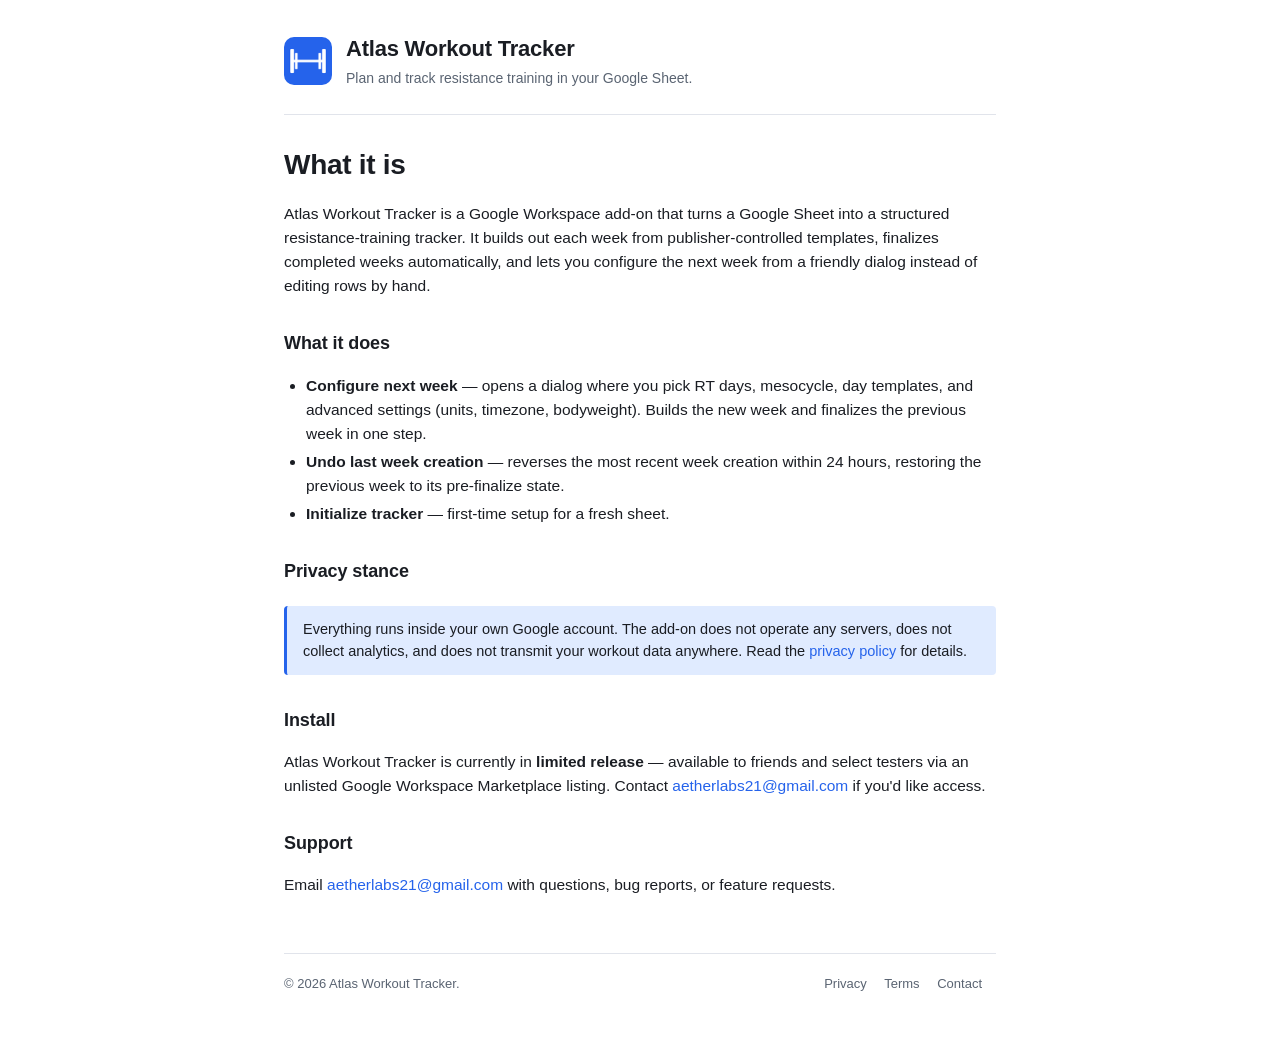
<file: index.html>
<!DOCTYPE html>
<html lang="en">
<head>
  <meta charset="UTF-8">
  <meta name="viewport" content="width=device-width, initial-scale=1.0">
  <title>Atlas Workout Tracker</title>
  <meta name="description" content="A Google Sheets add-on for resistance-training workout planning and tracking.">
  <link rel="stylesheet" href="styles.css">
  <link rel="icon" type="image/png" href="assets/icon-32.png">
</head>
<body>
<div class="wrap">
  <header class="site">
    <img class="logo" src="assets/icon-128.png" alt="">
    <div>
      <h1>Atlas Workout Tracker</h1>
      <p class="tagline">Plan and track resistance training in your Google Sheet.</p>
    </div>
  </header>

  <main>
    <h1>What it is</h1>
    <p>
      Atlas Workout Tracker is a Google Workspace add-on that turns a Google
      Sheet into a structured resistance-training tracker. It builds out each
      week from publisher-controlled templates, finalizes completed weeks
      automatically, and lets you configure the next week from a friendly
      dialog instead of editing rows by hand.
    </p>

    <h2>What it does</h2>
    <ul>
      <li><strong>Configure next week</strong> — opens a dialog where you pick RT days, mesocycle, day templates, and advanced settings (units, timezone, bodyweight). Builds the new week and finalizes the previous week in one step.</li>
      <li><strong>Undo last week creation</strong> — reverses the most recent week creation within 24 hours, restoring the previous week to its pre-finalize state.</li>
      <li><strong>Initialize tracker</strong> — first-time setup for a fresh sheet.</li>
    </ul>

    <h2>Privacy stance</h2>
    <div class="callout">
      Everything runs inside your own Google account. The add-on does not
      operate any servers, does not collect analytics, and does not transmit
      your workout data anywhere. Read the
      <a href="privacy.html">privacy policy</a> for details.
    </div>

    <h2>Install</h2>
    <p>
      Atlas Workout Tracker is currently in <strong>limited release</strong>
      &mdash; available to friends and select testers via an unlisted Google
      Workspace Marketplace listing. Contact
      <a href="mailto:aetherlabs21@gmail.com">aetherlabs21@gmail.com</a>
      if you'd like access.
    </p>

    <h2>Support</h2>
    <p>
      Email <a href="mailto:aetherlabs21@gmail.com">aetherlabs21@gmail.com</a>
      with questions, bug reports, or feature requests.
    </p>
  </main>

  <footer class="site">
    <div>&copy; 2026 Atlas Workout Tracker.</div>
    <nav>
      <a href="privacy.html">Privacy</a>
      <a href="terms.html">Terms</a>
      <a href="mailto:aetherlabs21@gmail.com">Contact</a>
    </nav>
  </footer>
</div>
</body>
</html>
</file>
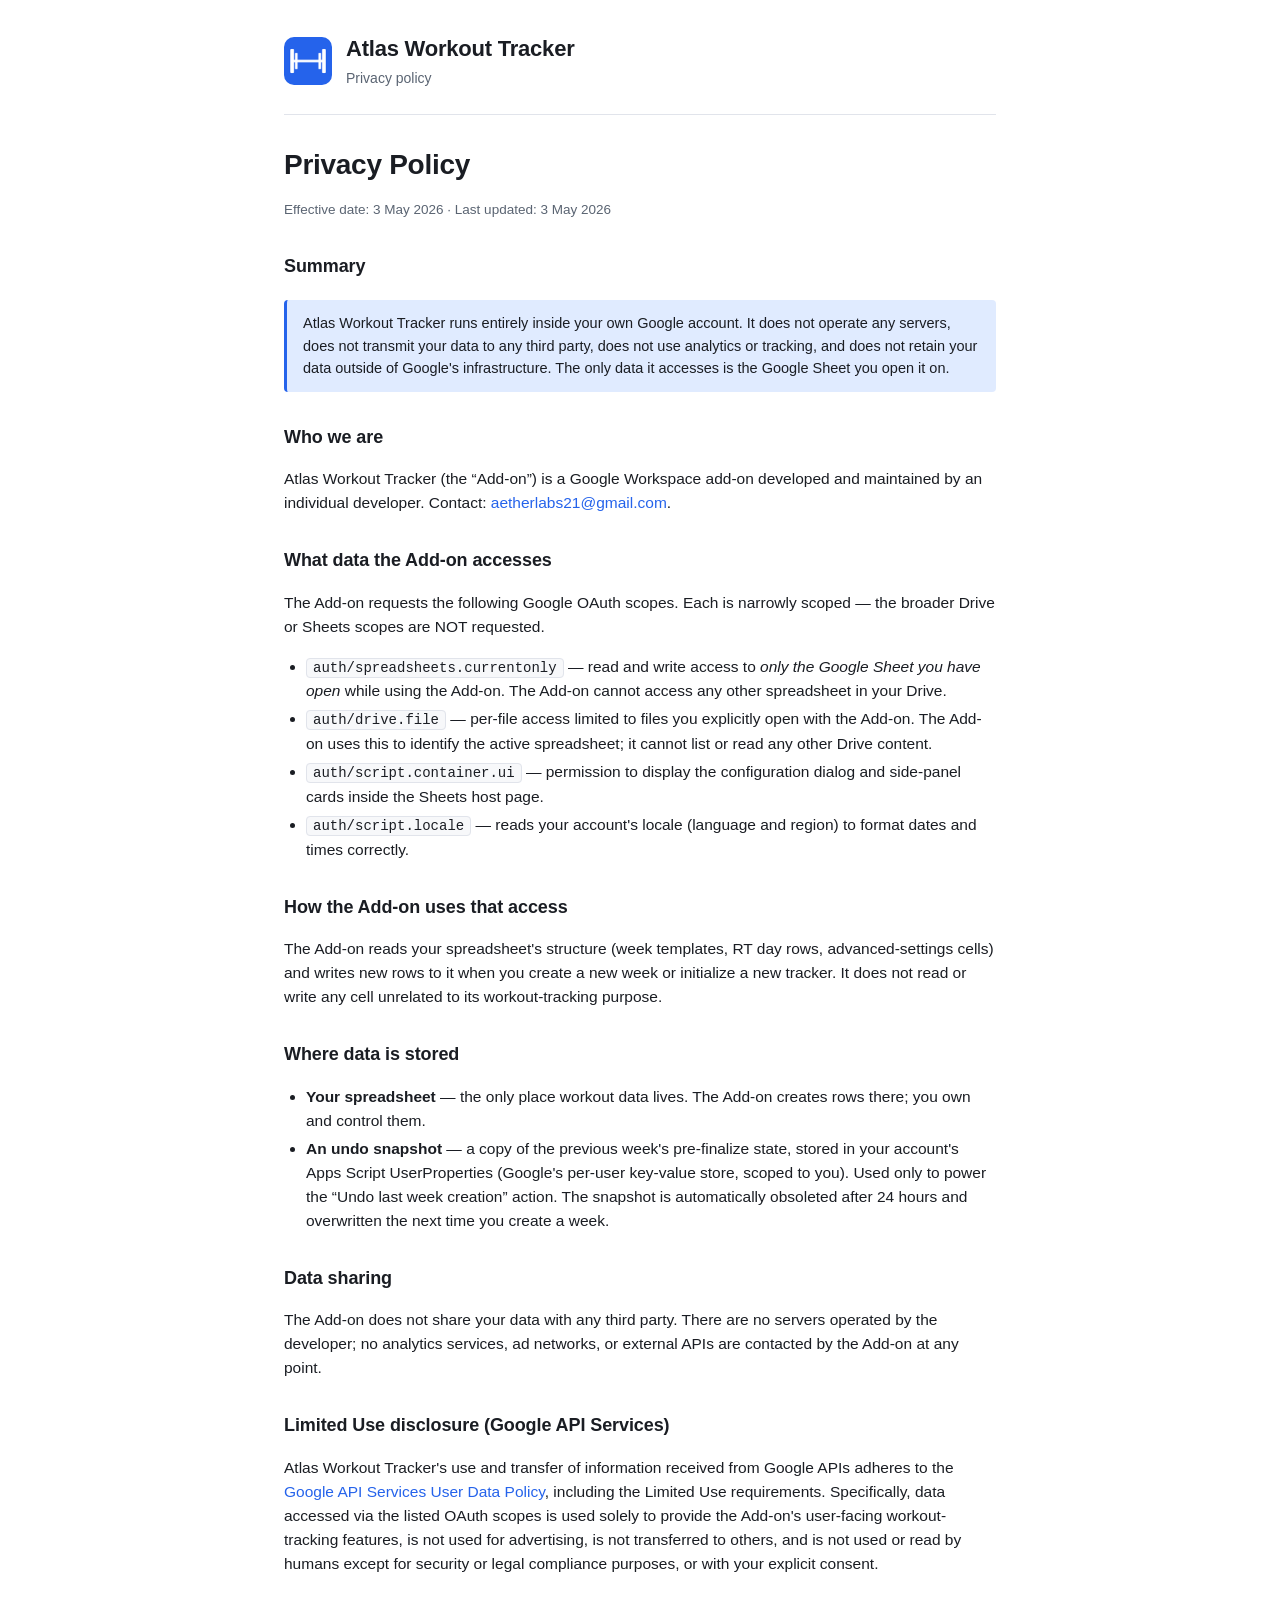
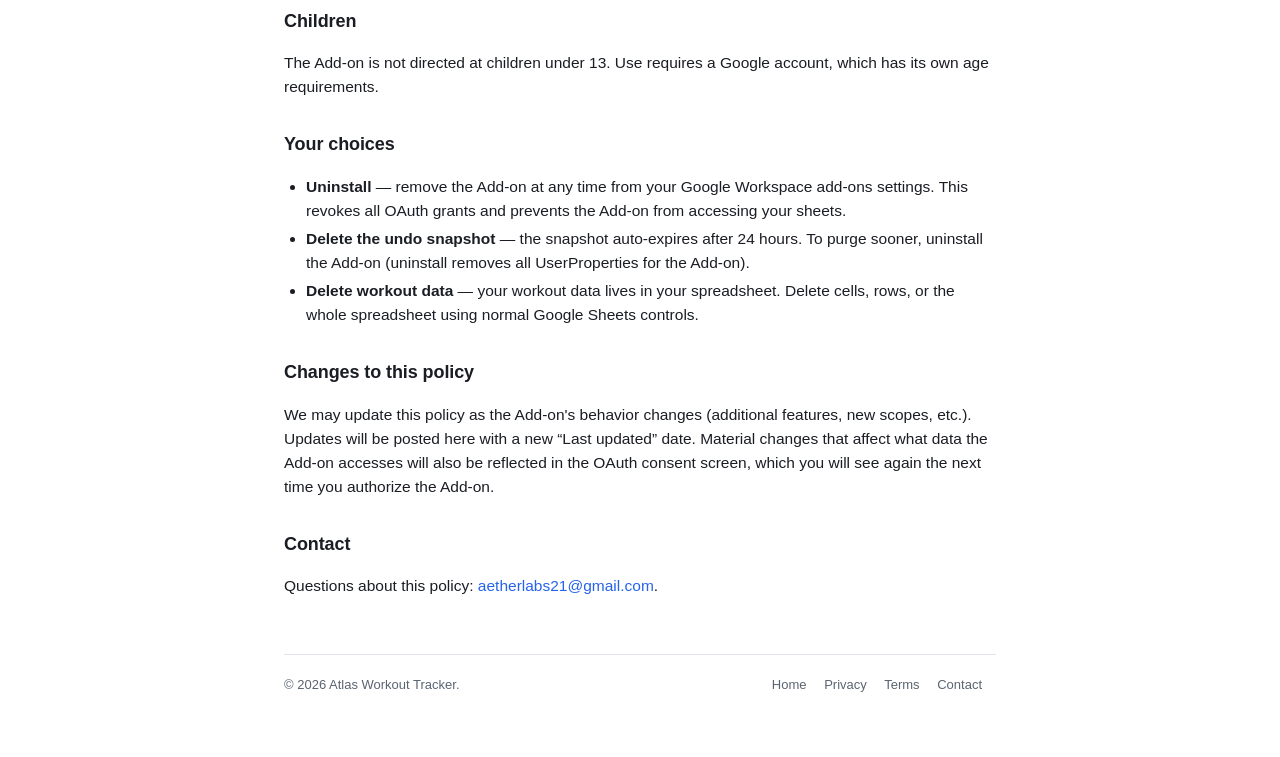
<file: privacy.html>
<!DOCTYPE html>
<html lang="en">
<head>
  <meta charset="UTF-8">
  <meta name="viewport" content="width=device-width, initial-scale=1.0">
  <title>Privacy Policy — Atlas Workout Tracker</title>
  <link rel="stylesheet" href="styles.css">
  <link rel="icon" type="image/png" href="assets/icon-32.png">
</head>
<body>
<div class="wrap">
  <header class="site">
    <img class="logo" src="assets/icon-128.png" alt="">
    <div>
      <h1>Atlas Workout Tracker</h1>
      <p class="tagline">Privacy policy</p>
    </div>
  </header>

  <main>
    <h1>Privacy Policy</h1>
    <p class="muted">Effective date: 3 May 2026 &middot; Last updated: 3 May 2026</p>

    <h2>Summary</h2>
    <div class="callout">
      Atlas Workout Tracker runs entirely inside your own Google account.
      It does not operate any servers, does not transmit your data to any
      third party, does not use analytics or tracking, and does not
      retain your data outside of Google's infrastructure. The only data
      it accesses is the Google Sheet you open it on.
    </div>

    <h2>Who we are</h2>
    <p>
      Atlas Workout Tracker (the &ldquo;Add-on&rdquo;) is a Google Workspace
      add-on developed and maintained by an individual developer. Contact:
      <a href="mailto:aetherlabs21@gmail.com">aetherlabs21@gmail.com</a>.
    </p>

    <h2>What data the Add-on accesses</h2>
    <p>
      The Add-on requests the following Google OAuth scopes. Each is
      narrowly scoped &mdash; the broader Drive or Sheets scopes are NOT
      requested.
    </p>
    <ul>
      <li>
        <code>auth/spreadsheets.currentonly</code> &mdash; read and write
        access to <em>only the Google Sheet you have open</em> while using
        the Add-on. The Add-on cannot access any other spreadsheet in
        your Drive.
      </li>
      <li>
        <code>auth/drive.file</code> &mdash; per-file access limited to
        files you explicitly open with the Add-on. The Add-on uses this
        to identify the active spreadsheet; it cannot list or read any
        other Drive content.
      </li>
      <li>
        <code>auth/script.container.ui</code> &mdash; permission to
        display the configuration dialog and side-panel cards inside the
        Sheets host page.
      </li>
      <li>
        <code>auth/script.locale</code> &mdash; reads your account's
        locale (language and region) to format dates and times correctly.
      </li>
    </ul>

    <h2>How the Add-on uses that access</h2>
    <p>
      The Add-on reads your spreadsheet's structure (week templates, RT
      day rows, advanced-settings cells) and writes new rows to it when
      you create a new week or initialize a new tracker. It does not
      read or write any cell unrelated to its workout-tracking purpose.
    </p>

    <h2>Where data is stored</h2>
    <ul>
      <li>
        <strong>Your spreadsheet</strong> &mdash; the only place workout
        data lives. The Add-on creates rows there; you own and control
        them.
      </li>
      <li>
        <strong>An undo snapshot</strong> &mdash; a copy of the previous
        week's pre-finalize state, stored in your account's Apps Script
        UserProperties (Google's per-user key-value store, scoped to
        you). Used only to power the &ldquo;Undo last week creation&rdquo;
        action. The snapshot is automatically obsoleted after 24 hours
        and overwritten the next time you create a week.
      </li>
    </ul>

    <h2>Data sharing</h2>
    <p>
      The Add-on does not share your data with any third party. There
      are no servers operated by the developer; no analytics services,
      ad networks, or external APIs are contacted by the Add-on at any
      point.
    </p>

    <h2>Limited Use disclosure (Google API Services)</h2>
    <p>
      Atlas Workout Tracker's use and transfer of information received
      from Google APIs adheres to the
      <a href="https://developers.google.com/terms/api-services-user-data-policy">
        Google API Services User Data Policy</a>, including the Limited
      Use requirements. Specifically, data accessed via the listed
      OAuth scopes is used solely to provide the Add-on's user-facing
      workout-tracking features, is not used for advertising, is not
      transferred to others, and is not used or read by humans except
      for security or legal compliance purposes, or with your explicit
      consent.
    </p>

    <h2>Children</h2>
    <p>
      The Add-on is not directed at children under 13. Use requires a
      Google account, which has its own age requirements.
    </p>

    <h2>Your choices</h2>
    <ul>
      <li>
        <strong>Uninstall</strong> &mdash; remove the Add-on at any time
        from your Google Workspace add-ons settings. This revokes all
        OAuth grants and prevents the Add-on from accessing your sheets.
      </li>
      <li>
        <strong>Delete the undo snapshot</strong> &mdash; the snapshot
        auto-expires after 24 hours. To purge sooner, uninstall the
        Add-on (uninstall removes all UserProperties for the Add-on).
      </li>
      <li>
        <strong>Delete workout data</strong> &mdash; your workout data
        lives in your spreadsheet. Delete cells, rows, or the whole
        spreadsheet using normal Google Sheets controls.
      </li>
    </ul>

    <h2>Changes to this policy</h2>
    <p>
      We may update this policy as the Add-on's behavior changes
      (additional features, new scopes, etc.). Updates will be posted
      here with a new &ldquo;Last updated&rdquo; date. Material changes
      that affect what data the Add-on accesses will also be reflected
      in the OAuth consent screen, which you will see again the next
      time you authorize the Add-on.
    </p>

    <h2>Contact</h2>
    <p>
      Questions about this policy:
      <a href="mailto:aetherlabs21@gmail.com">aetherlabs21@gmail.com</a>.
    </p>
  </main>

  <footer class="site">
    <div>&copy; 2026 Atlas Workout Tracker.</div>
    <nav>
      <a href="index.html">Home</a>
      <a href="privacy.html">Privacy</a>
      <a href="terms.html">Terms</a>
      <a href="mailto:aetherlabs21@gmail.com">Contact</a>
    </nav>
  </footer>
</div>
</body>
</html>
</file>
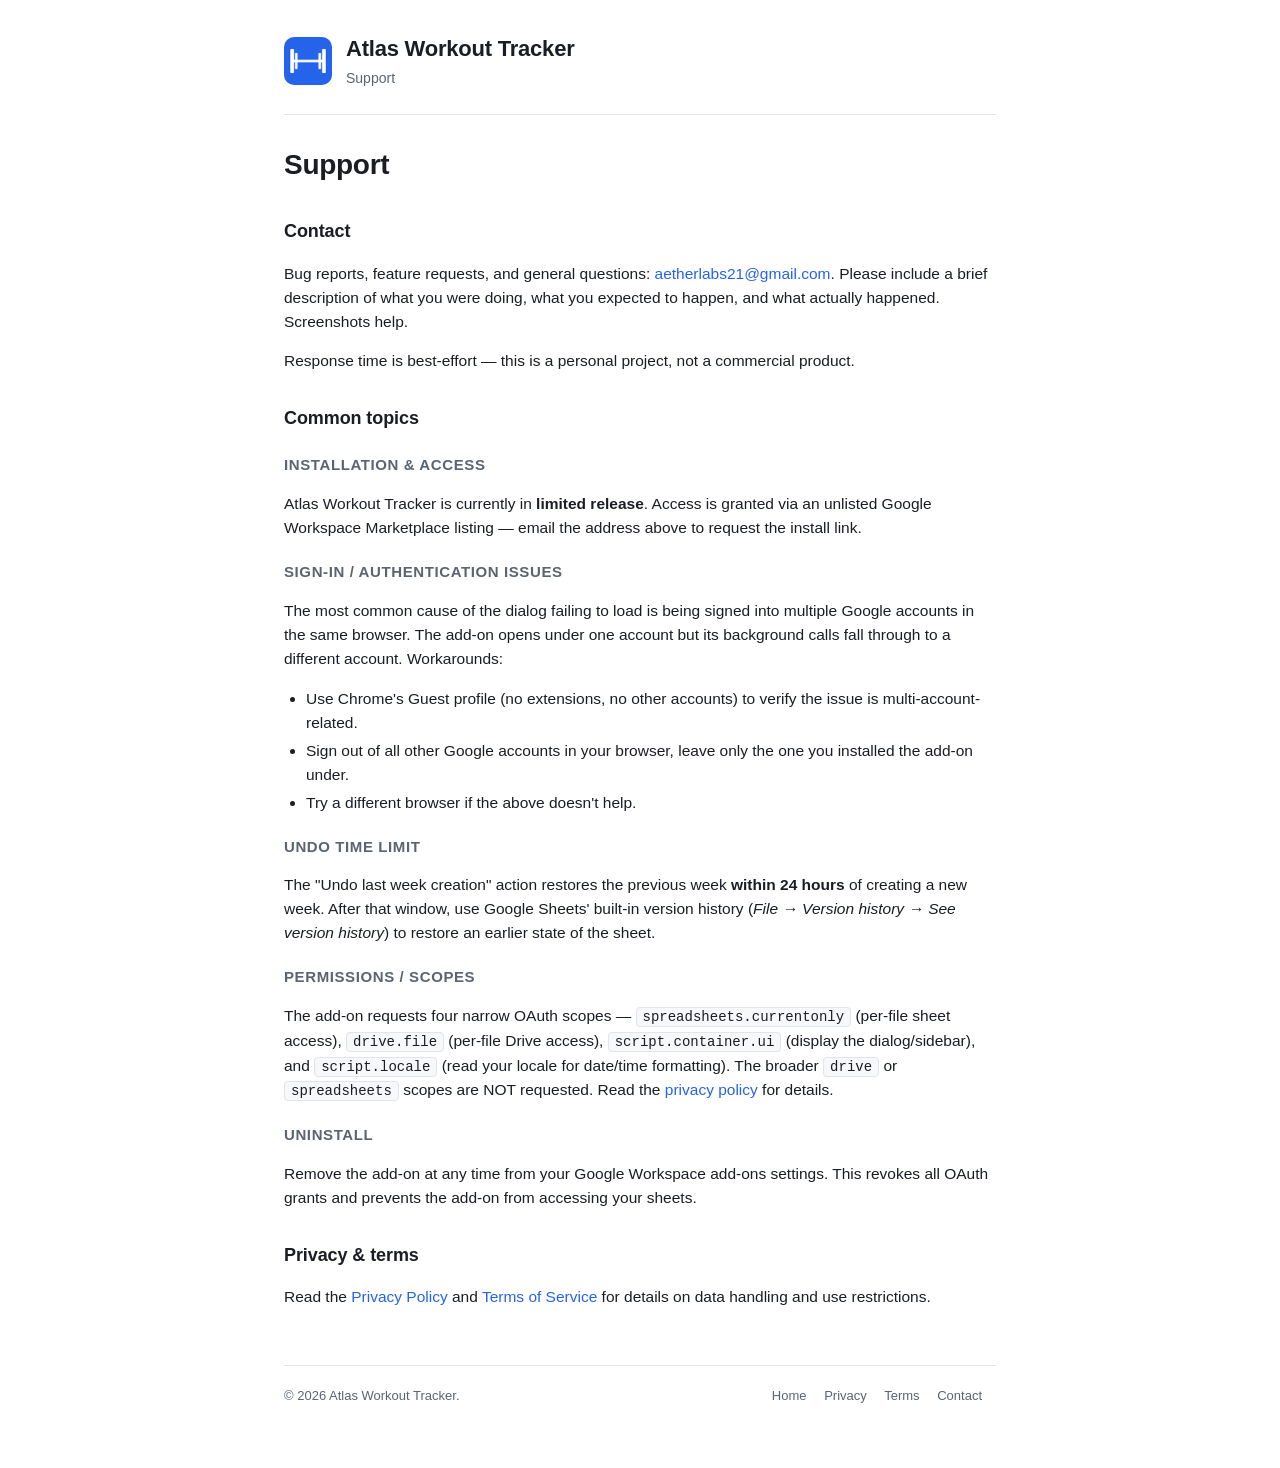
<file: support.html>
<!DOCTYPE html>
<html lang="en">
<head>
  <meta charset="UTF-8">
  <meta name="viewport" content="width=device-width, initial-scale=1.0">
  <title>Support — Atlas Workout Tracker</title>
  <link rel="stylesheet" href="styles.css">
  <link rel="icon" type="image/png" href="assets/icon-32.png">
</head>
<body>
<div class="wrap">
  <header class="site">
    <img class="logo" src="assets/icon-128.png" alt="">
    <div>
      <h1>Atlas Workout Tracker</h1>
      <p class="tagline">Support</p>
    </div>
  </header>

  <main>
    <h1>Support</h1>

    <h2>Contact</h2>
    <p>
      Bug reports, feature requests, and general questions:
      <a href="mailto:aetherlabs21@gmail.com">aetherlabs21@gmail.com</a>.
      Please include a brief description of what you were doing, what you
      expected to happen, and what actually happened. Screenshots help.
    </p>
    <p>
      Response time is best-effort &mdash; this is a personal project, not
      a commercial product.
    </p>

    <h2>Common topics</h2>

    <h3>Installation &amp; access</h3>
    <p>
      Atlas Workout Tracker is currently in <strong>limited release</strong>.
      Access is granted via an unlisted Google Workspace Marketplace
      listing &mdash; email the address above to request the install link.
    </p>

    <h3>Sign-in / authentication issues</h3>
    <p>
      The most common cause of the dialog failing to load is being signed
      into multiple Google accounts in the same browser. The add-on opens
      under one account but its background calls fall through to a
      different account. Workarounds:
    </p>
    <ul>
      <li>Use Chrome's Guest profile (no extensions, no other accounts) to verify the issue is multi-account-related.</li>
      <li>Sign out of all other Google accounts in your browser, leave only the one you installed the add-on under.</li>
      <li>Try a different browser if the above doesn't help.</li>
    </ul>

    <h3>Undo time limit</h3>
    <p>
      The "Undo last week creation" action restores the previous week
      <strong>within 24 hours</strong> of creating a new week. After that
      window, use Google Sheets' built-in version history
      (<em>File &rarr; Version history &rarr; See version history</em>) to
      restore an earlier state of the sheet.
    </p>

    <h3>Permissions / scopes</h3>
    <p>
      The add-on requests four narrow OAuth scopes &mdash;
      <code>spreadsheets.currentonly</code> (per-file sheet access),
      <code>drive.file</code> (per-file Drive access),
      <code>script.container.ui</code> (display the dialog/sidebar), and
      <code>script.locale</code> (read your locale for date/time
      formatting). The broader <code>drive</code> or <code>spreadsheets</code>
      scopes are NOT requested. Read the
      <a href="privacy.html">privacy policy</a> for details.
    </p>

    <h3>Uninstall</h3>
    <p>
      Remove the add-on at any time from your Google Workspace add-ons
      settings. This revokes all OAuth grants and prevents the add-on
      from accessing your sheets.
    </p>

    <h2>Privacy &amp; terms</h2>
    <p>
      Read the <a href="privacy.html">Privacy Policy</a> and
      <a href="terms.html">Terms of Service</a> for details on data
      handling and use restrictions.
    </p>
  </main>

  <footer class="site">
    <div>&copy; 2026 Atlas Workout Tracker.</div>
    <nav>
      <a href="index.html">Home</a>
      <a href="privacy.html">Privacy</a>
      <a href="terms.html">Terms</a>
      <a href="mailto:aetherlabs21@gmail.com">Contact</a>
    </nav>
  </footer>
</div>
</body>
</html>
</file>
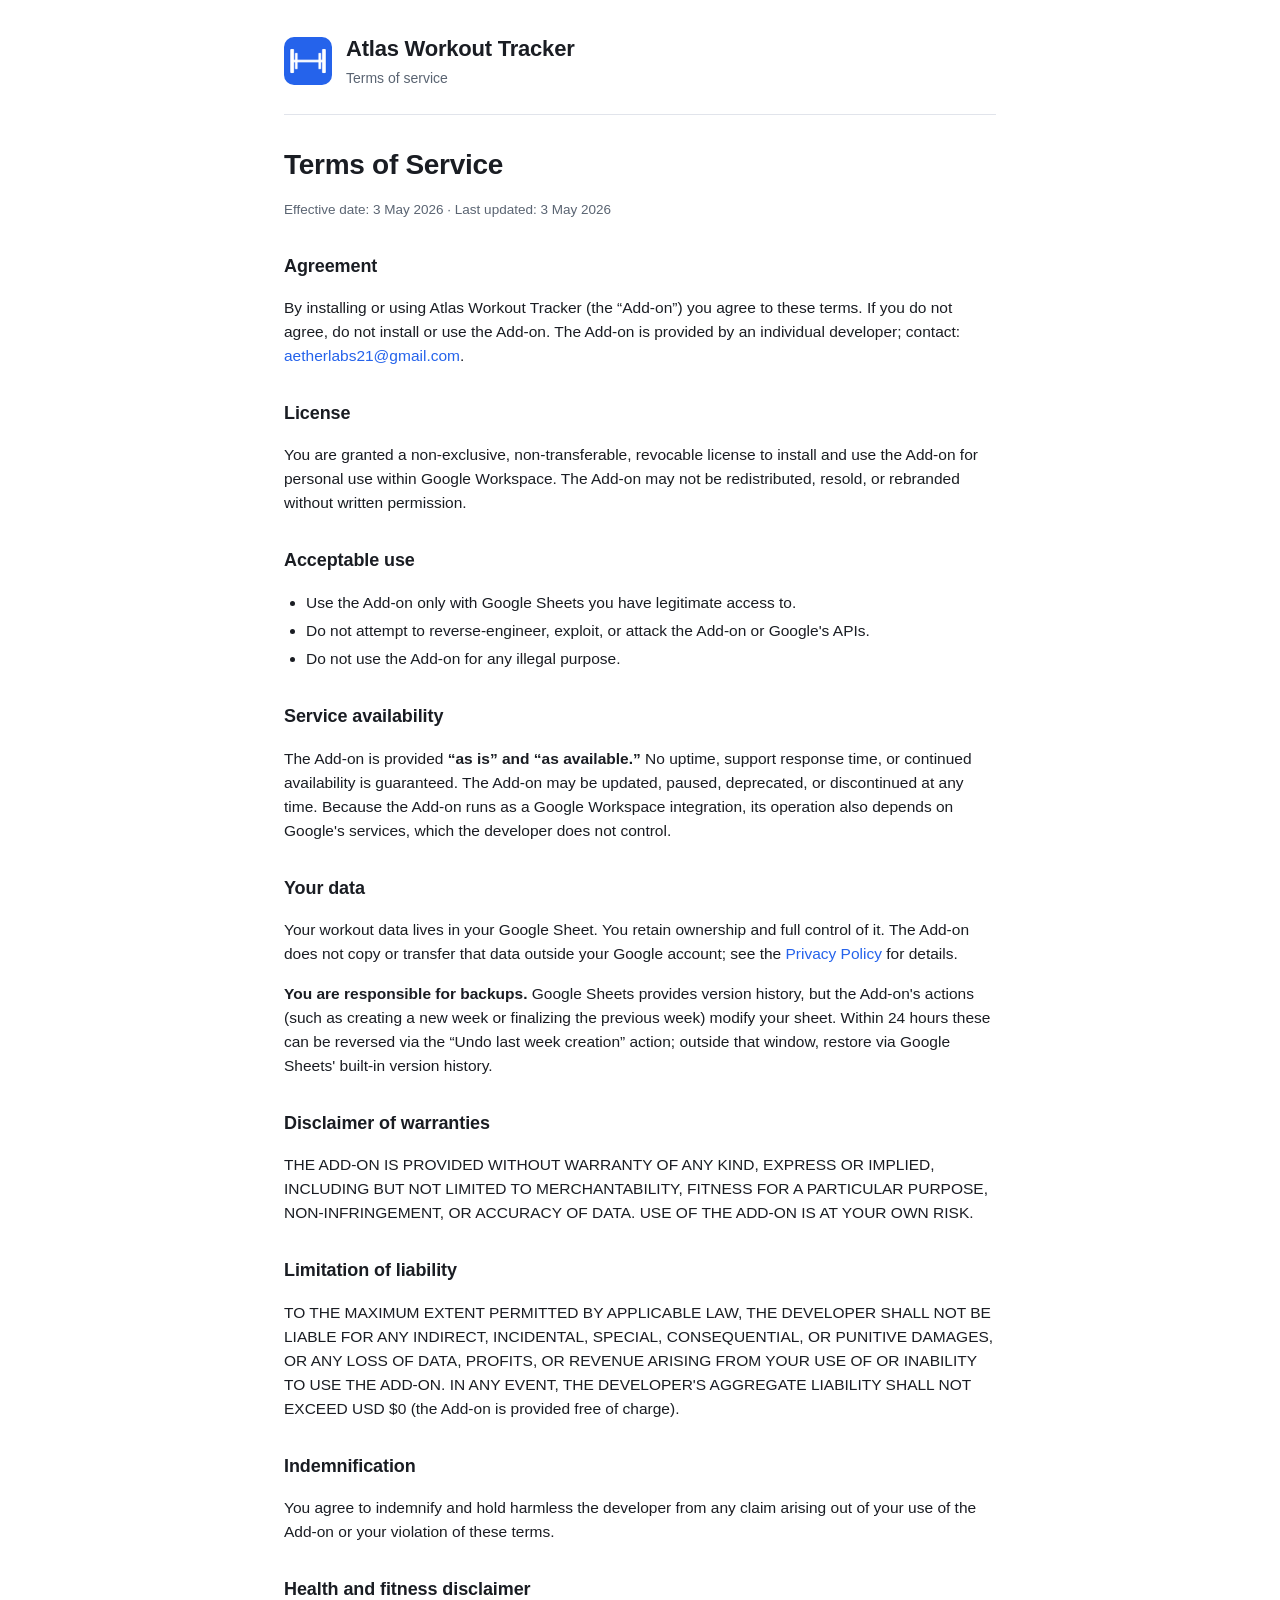
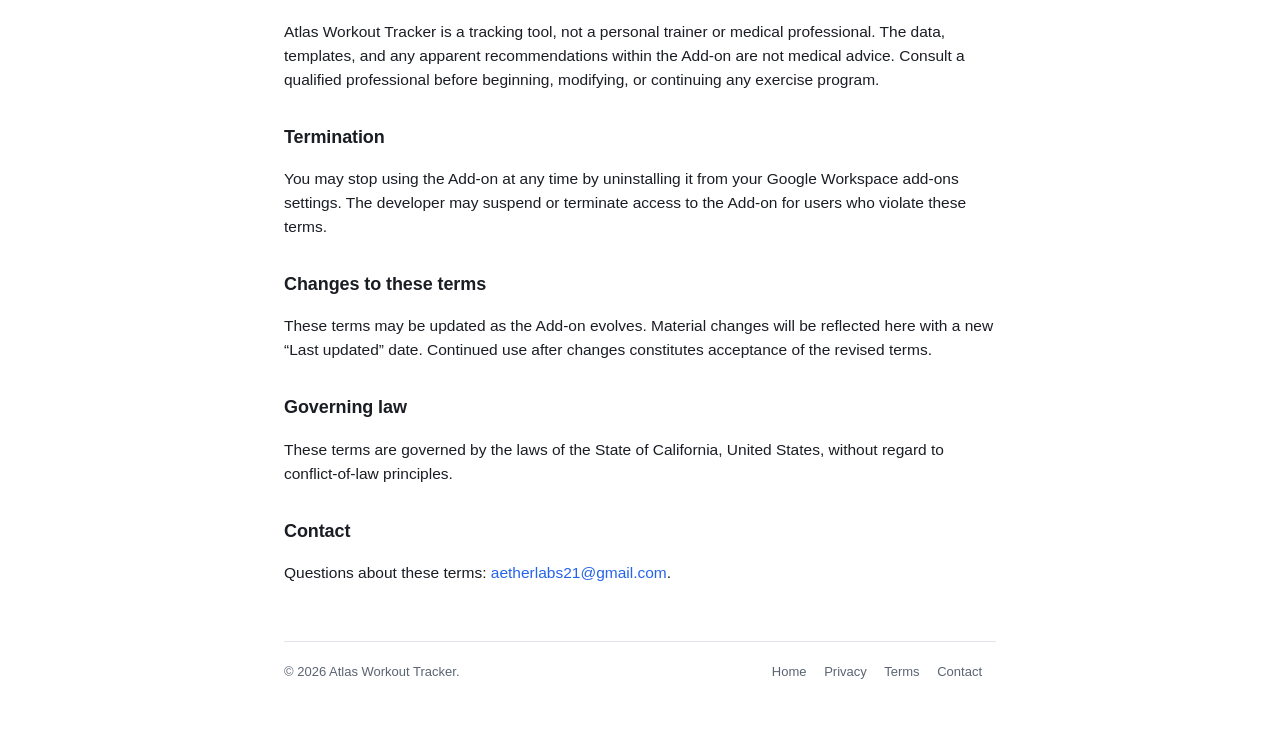
<file: terms.html>
<!DOCTYPE html>
<html lang="en">
<head>
  <meta charset="UTF-8">
  <meta name="viewport" content="width=device-width, initial-scale=1.0">
  <title>Terms of Service — Atlas Workout Tracker</title>
  <link rel="stylesheet" href="styles.css">
  <link rel="icon" type="image/png" href="assets/icon-32.png">
</head>
<body>
<div class="wrap">
  <header class="site">
    <img class="logo" src="assets/icon-128.png" alt="">
    <div>
      <h1>Atlas Workout Tracker</h1>
      <p class="tagline">Terms of service</p>
    </div>
  </header>

  <main>
    <h1>Terms of Service</h1>
    <p class="muted">Effective date: 3 May 2026 &middot; Last updated: 3 May 2026</p>

    <h2>Agreement</h2>
    <p>
      By installing or using Atlas Workout Tracker (the &ldquo;Add-on&rdquo;)
      you agree to these terms. If you do not agree, do not install or
      use the Add-on. The Add-on is provided by an individual developer;
      contact: <a href="mailto:aetherlabs21@gmail.com">aetherlabs21@gmail.com</a>.
    </p>

    <h2>License</h2>
    <p>
      You are granted a non-exclusive, non-transferable, revocable
      license to install and use the Add-on for personal use within
      Google Workspace. The Add-on may not be redistributed, resold,
      or rebranded without written permission.
    </p>

    <h2>Acceptable use</h2>
    <ul>
      <li>Use the Add-on only with Google Sheets you have legitimate access to.</li>
      <li>Do not attempt to reverse-engineer, exploit, or attack the Add-on or Google's APIs.</li>
      <li>Do not use the Add-on for any illegal purpose.</li>
    </ul>

    <h2>Service availability</h2>
    <p>
      The Add-on is provided <strong>&ldquo;as is&rdquo; and
      &ldquo;as available.&rdquo;</strong> No uptime, support response
      time, or continued availability is guaranteed. The Add-on may be
      updated, paused, deprecated, or discontinued at any time. Because
      the Add-on runs as a Google Workspace integration, its operation
      also depends on Google's services, which the developer does not
      control.
    </p>

    <h2>Your data</h2>
    <p>
      Your workout data lives in your Google Sheet. You retain ownership
      and full control of it. The Add-on does not copy or transfer that
      data outside your Google account; see the
      <a href="privacy.html">Privacy Policy</a> for details.
    </p>
    <p>
      <strong>You are responsible for backups.</strong> Google Sheets
      provides version history, but the Add-on's actions (such as
      creating a new week or finalizing the previous week) modify your
      sheet. Within 24 hours these can be reversed via the
      &ldquo;Undo last week creation&rdquo; action; outside that window,
      restore via Google Sheets' built-in version history.
    </p>

    <h2>Disclaimer of warranties</h2>
    <p>
      THE ADD-ON IS PROVIDED WITHOUT WARRANTY OF ANY KIND, EXPRESS OR
      IMPLIED, INCLUDING BUT NOT LIMITED TO MERCHANTABILITY, FITNESS
      FOR A PARTICULAR PURPOSE, NON-INFRINGEMENT, OR ACCURACY OF DATA.
      USE OF THE ADD-ON IS AT YOUR OWN RISK.
    </p>

    <h2>Limitation of liability</h2>
    <p>
      TO THE MAXIMUM EXTENT PERMITTED BY APPLICABLE LAW, THE DEVELOPER
      SHALL NOT BE LIABLE FOR ANY INDIRECT, INCIDENTAL, SPECIAL,
      CONSEQUENTIAL, OR PUNITIVE DAMAGES, OR ANY LOSS OF DATA, PROFITS,
      OR REVENUE ARISING FROM YOUR USE OF OR INABILITY TO USE THE
      ADD-ON. IN ANY EVENT, THE DEVELOPER'S AGGREGATE LIABILITY SHALL
      NOT EXCEED USD $0 (the Add-on is provided free of charge).
    </p>

    <h2>Indemnification</h2>
    <p>
      You agree to indemnify and hold harmless the developer from any
      claim arising out of your use of the Add-on or your violation of
      these terms.
    </p>

    <h2>Health and fitness disclaimer</h2>
    <p>
      Atlas Workout Tracker is a tracking tool, not a personal trainer
      or medical professional. The data, templates, and any apparent
      recommendations within the Add-on are not medical advice. Consult
      a qualified professional before beginning, modifying, or
      continuing any exercise program.
    </p>

    <h2>Termination</h2>
    <p>
      You may stop using the Add-on at any time by uninstalling it from
      your Google Workspace add-ons settings. The developer may suspend
      or terminate access to the Add-on for users who violate these
      terms.
    </p>

    <h2>Changes to these terms</h2>
    <p>
      These terms may be updated as the Add-on evolves. Material
      changes will be reflected here with a new &ldquo;Last updated&rdquo;
      date. Continued use after changes constitutes acceptance of the
      revised terms.
    </p>

    <h2>Governing law</h2>
    <p>
      These terms are governed by the laws of the State of California,
      United States, without regard to conflict-of-law principles.
    </p>

    <h2>Contact</h2>
    <p>
      Questions about these terms:
      <a href="mailto:aetherlabs21@gmail.com">aetherlabs21@gmail.com</a>.
    </p>
  </main>

  <footer class="site">
    <div>&copy; 2026 Atlas Workout Tracker.</div>
    <nav>
      <a href="index.html">Home</a>
      <a href="privacy.html">Privacy</a>
      <a href="terms.html">Terms</a>
      <a href="mailto:aetherlabs21@gmail.com">Contact</a>
    </nav>
  </footer>
</div>
</body>
</html>
</file>
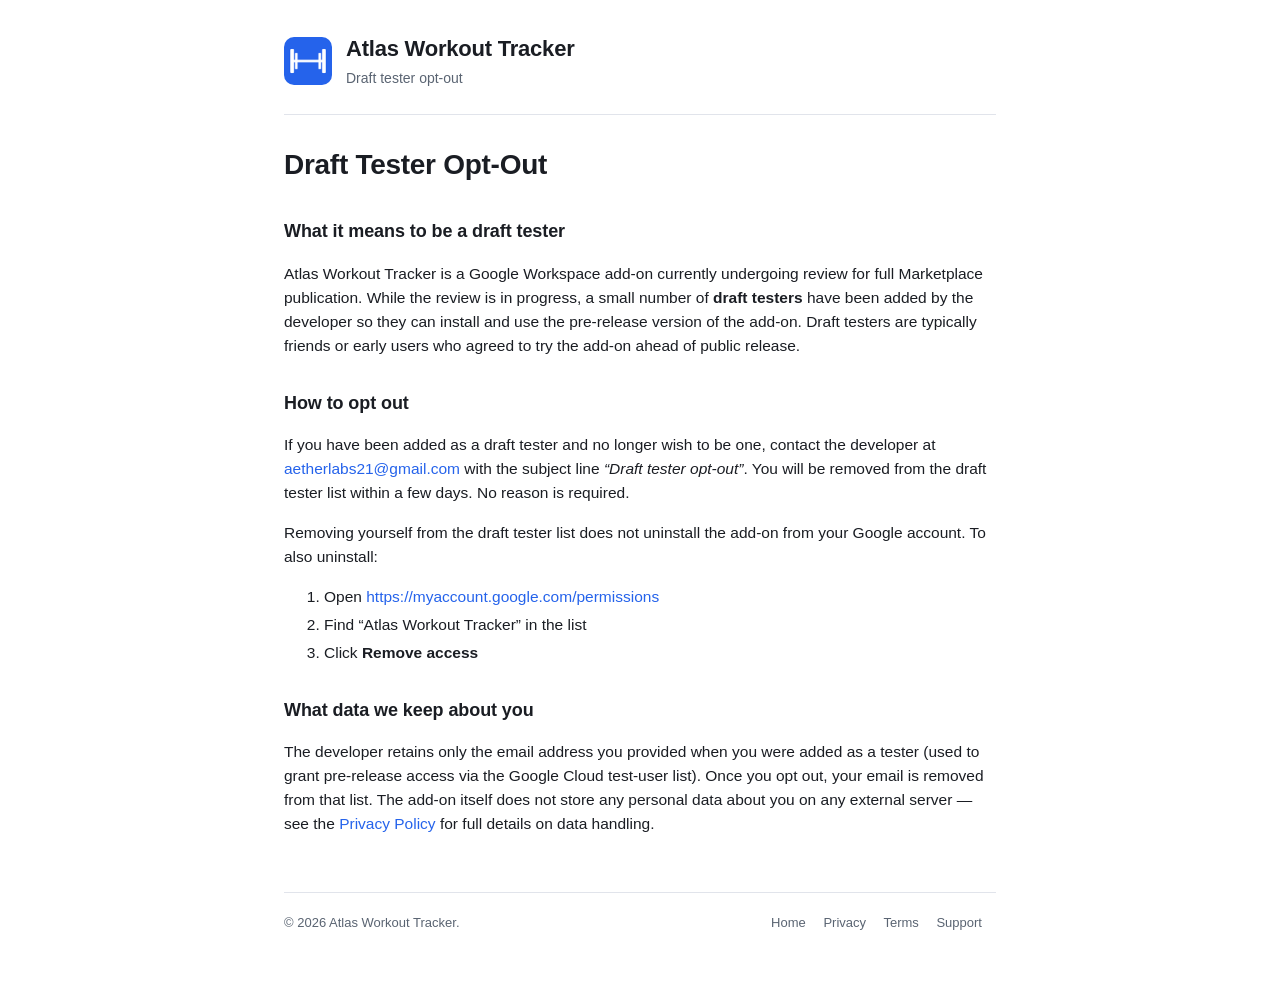
<file: tester-opt-out.html>
<!DOCTYPE html>
<html lang="en">
<head>
  <meta charset="UTF-8">
  <meta name="viewport" content="width=device-width, initial-scale=1.0">
  <title>Draft Tester Opt-Out — Atlas Workout Tracker</title>
  <link rel="stylesheet" href="styles.css">
  <link rel="icon" type="image/png" href="assets/icon-32.png">
</head>
<body>
<div class="wrap">
  <header class="site">
    <img class="logo" src="assets/icon-128.png" alt="">
    <div>
      <h1>Atlas Workout Tracker</h1>
      <p class="tagline">Draft tester opt-out</p>
    </div>
  </header>

  <main>
    <h1>Draft Tester Opt-Out</h1>

    <h2>What it means to be a draft tester</h2>
    <p>
      Atlas Workout Tracker is a Google Workspace add-on currently
      undergoing review for full Marketplace publication. While the
      review is in progress, a small number of <strong>draft
      testers</strong> have been added by the developer so they can
      install and use the pre-release version of the add-on. Draft
      testers are typically friends or early users who agreed to try
      the add-on ahead of public release.
    </p>

    <h2>How to opt out</h2>
    <p>
      If you have been added as a draft tester and no longer wish to be
      one, contact the developer at
      <a href="mailto:aetherlabs21@gmail.com?subject=Draft%20tester%20opt-out">aetherlabs21@gmail.com</a>
      with the subject line <em>&ldquo;Draft tester opt-out&rdquo;</em>.
      You will be removed from the draft tester list within a few days.
      No reason is required.
    </p>
    <p>
      Removing yourself from the draft tester list does not uninstall
      the add-on from your Google account. To also uninstall:
    </p>
    <ol>
      <li>Open <a href="https://myaccount.google.com/permissions">https://myaccount.google.com/permissions</a></li>
      <li>Find &ldquo;Atlas Workout Tracker&rdquo; in the list</li>
      <li>Click <strong>Remove access</strong></li>
    </ol>

    <h2>What data we keep about you</h2>
    <p>
      The developer retains only the email address you provided when
      you were added as a tester (used to grant pre-release access via
      the Google Cloud test-user list). Once you opt out, your email
      is removed from that list. The add-on itself does not store any
      personal data about you on any external server &mdash; see the
      <a href="privacy.html">Privacy Policy</a> for full details on
      data handling.
    </p>
  </main>

  <footer class="site">
    <div>&copy; 2026 Atlas Workout Tracker.</div>
    <nav>
      <a href="index.html">Home</a>
      <a href="privacy.html">Privacy</a>
      <a href="terms.html">Terms</a>
      <a href="support.html">Support</a>
    </nav>
  </footer>
</div>
</body>
</html>
</file>
<file: styles.css>
/* Shared styles for atlasworkouttracker.github.io */
:root {
  --bg: #ffffff;
  --bg-soft: #f7f8fa;
  --border: #e1e4eb;
  --text: #1a1d23;
  --text-muted: #5a6472;
  --accent: #2563eb;
  --accent-soft: #e0ebff;
  --max-width: 760px;
  font-family: -apple-system, BlinkMacSystemFont, 'Segoe UI', Roboto, sans-serif;
  font-size: 16px;
  line-height: 1.55;
  color: var(--text);
}

* { box-sizing: border-box; }
body {
  margin: 0;
  background: var(--bg);
}

.wrap {
  max-width: var(--max-width);
  margin: 0 auto;
  padding: 32px 24px 64px;
}

header.site {
  display: flex;
  align-items: center;
  gap: 14px;
  padding-bottom: 24px;
  border-bottom: 1px solid var(--border);
  margin-bottom: 28px;
}
header.site .logo {
  width: 48px;
  height: 48px;
  border-radius: 10px;
}
header.site h1 {
  margin: 0;
  font-size: 22px;
  font-weight: 700;
  letter-spacing: -0.01em;
}
header.site .tagline {
  margin: 2px 0 0;
  font-size: 14px;
  color: var(--text-muted);
}

main h1 {
  font-size: 28px;
  margin: 0 0 8px;
  letter-spacing: -0.01em;
}
main h2 {
  font-size: 18px;
  margin: 32px 0 8px;
  letter-spacing: -0.005em;
}
main h3 {
  font-size: 15px;
  margin: 20px 0 4px;
  text-transform: uppercase;
  letter-spacing: 0.04em;
  color: var(--text-muted);
  font-weight: 700;
}
main p, main li { font-size: 15.5px; }
main ul { padding-left: 22px; }
main li { margin: 4px 0; }
main code {
  background: var(--bg-soft);
  border: 1px solid var(--border);
  border-radius: 4px;
  padding: 1px 6px;
  font-size: 14px;
}

a { color: var(--accent); text-decoration: none; }
a:hover { text-decoration: underline; }

.muted { color: var(--text-muted); font-size: 13.5px; }
.callout {
  background: var(--accent-soft);
  border-left: 3px solid var(--accent);
  padding: 12px 16px;
  border-radius: 4px;
  margin: 20px 0;
  font-size: 14.5px;
}

footer.site {
  margin-top: 56px;
  padding-top: 20px;
  border-top: 1px solid var(--border);
  font-size: 13px;
  color: var(--text-muted);
  display: flex;
  flex-wrap: wrap;
  gap: 18px;
  justify-content: space-between;
}
footer.site nav a { margin-right: 14px; color: var(--text-muted); }
footer.site nav a:hover { color: var(--accent); }
</file>
